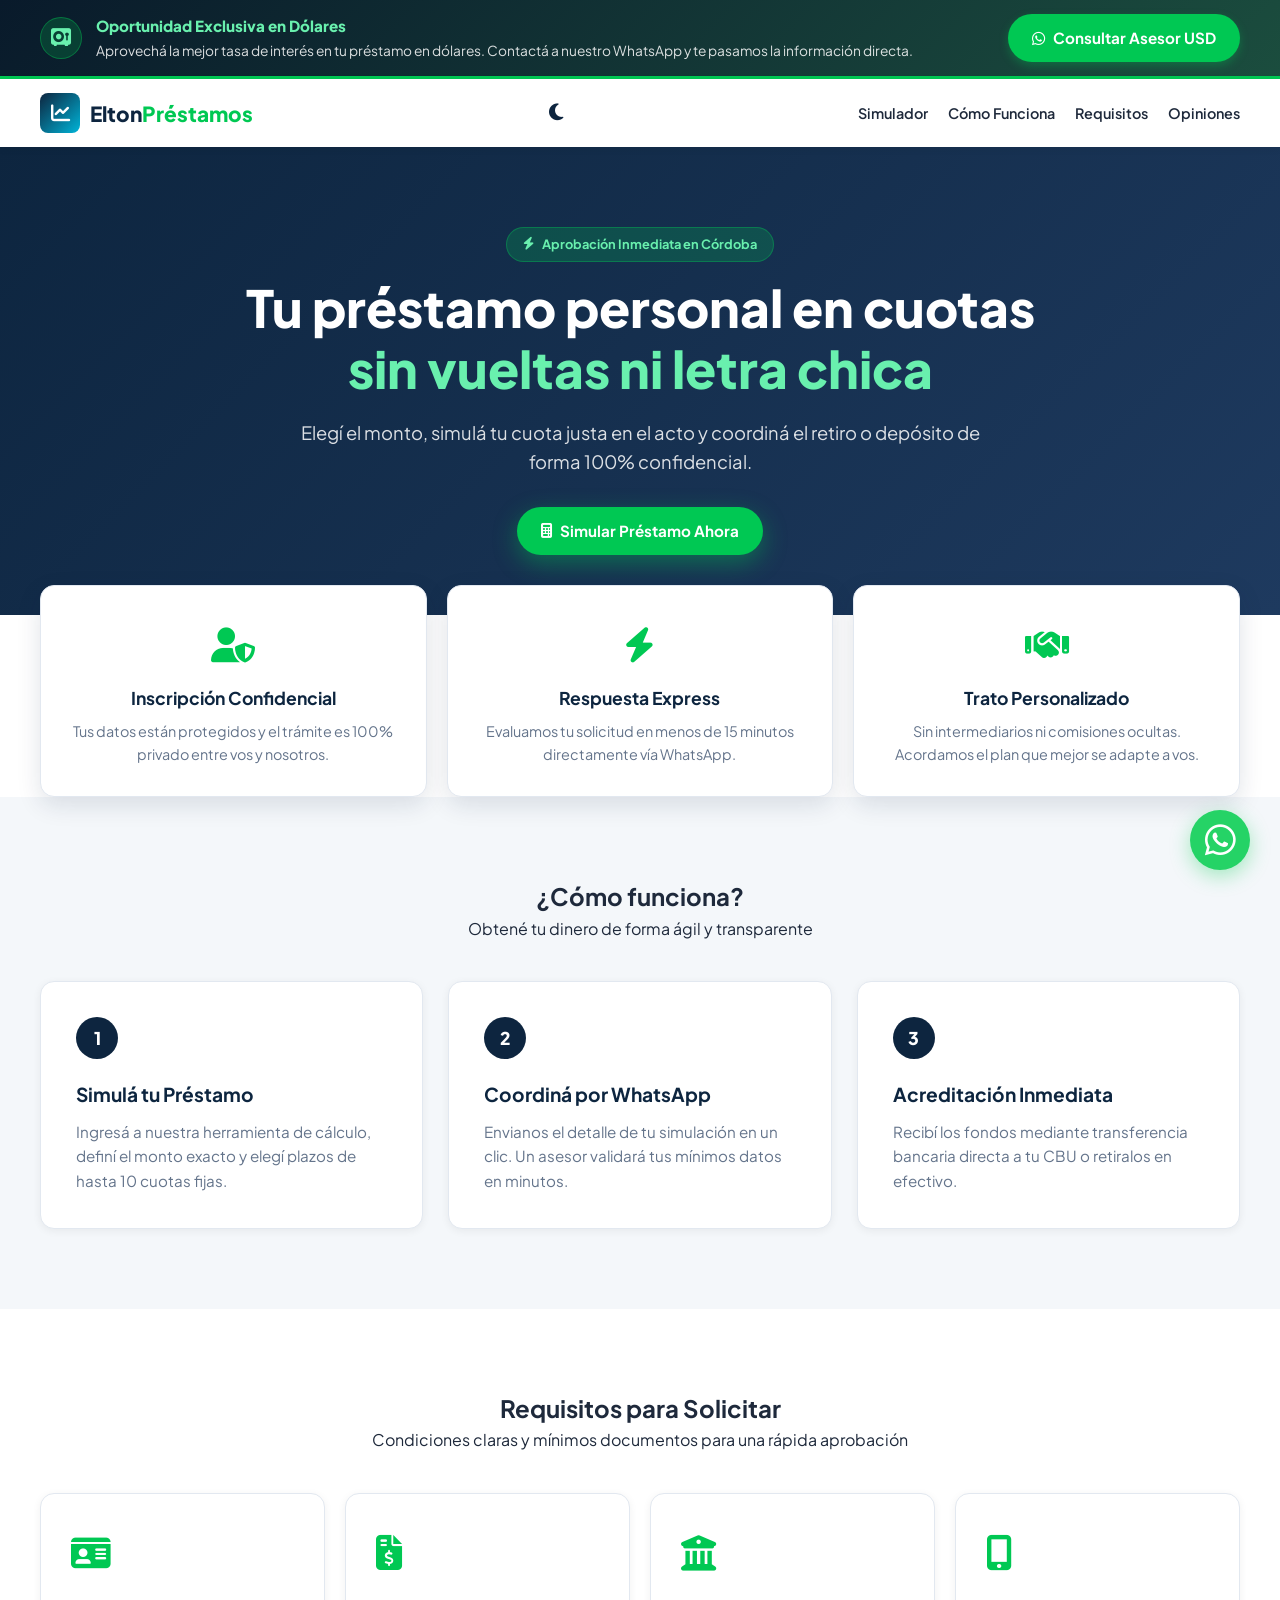
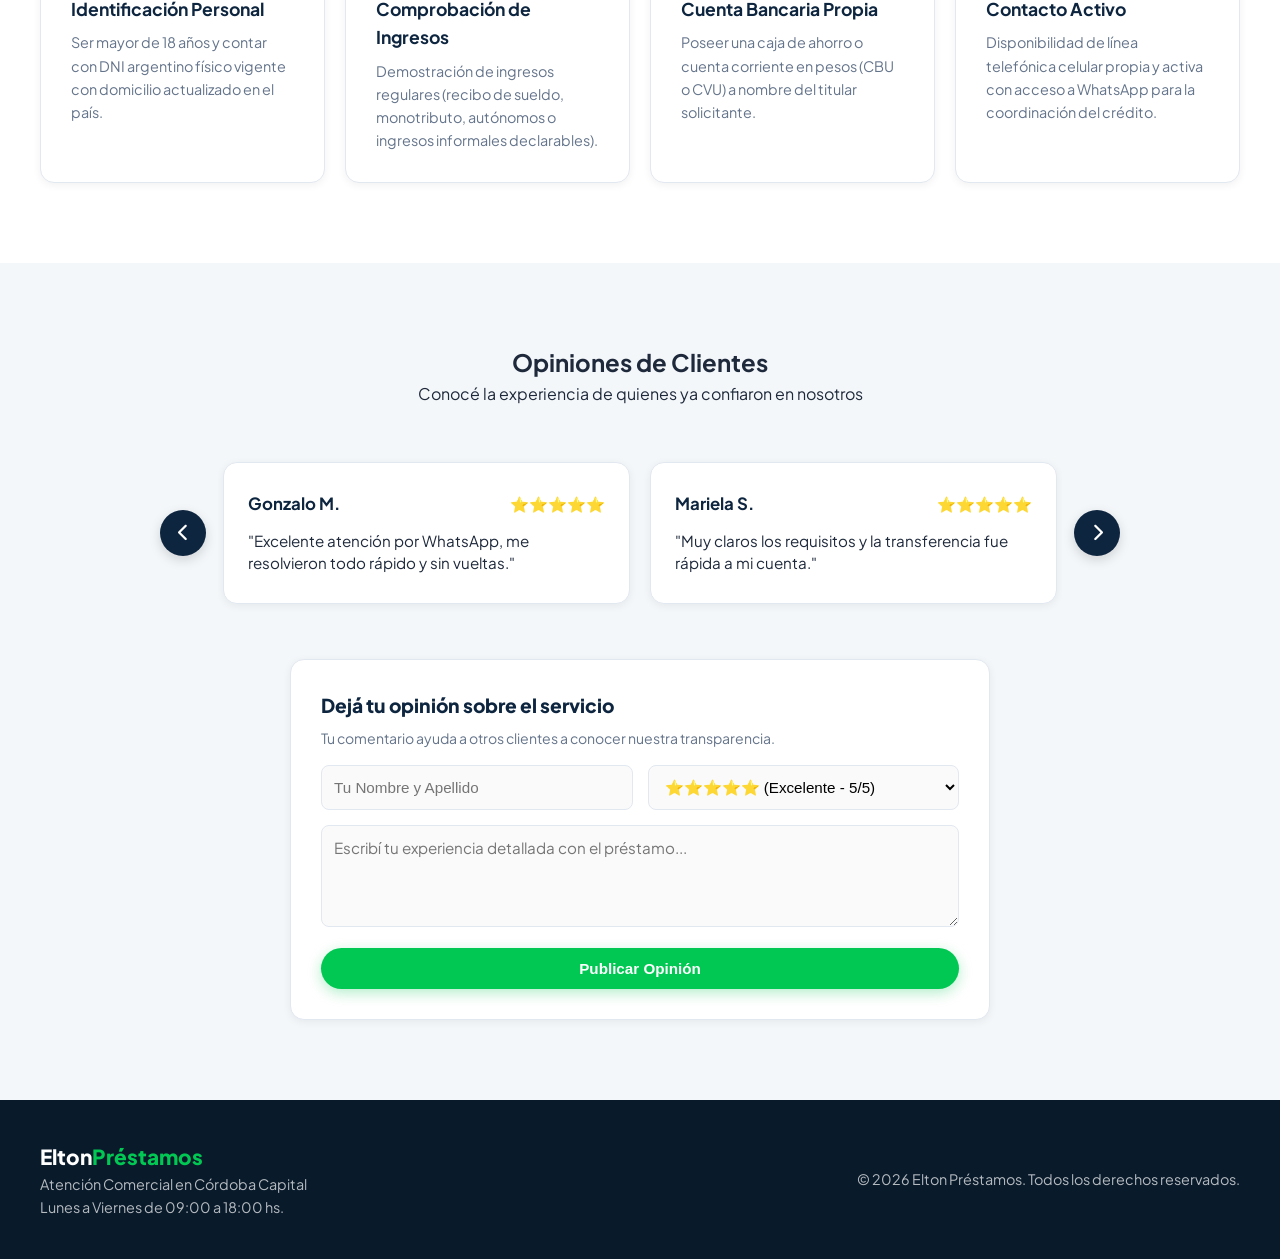
<file: index.html>
<!DOCTYPE html>
<html lang="es">
<head>
  <meta charset="UTF-8">
  <meta name="viewport" content="width=device-width, initial-scale=1.0">
  <title>Elton Préstamos | Tu Préstamo Personal en Cuotas en Córdoba</title>
  <link rel="preconnect" href="https://fonts.googleapis.com">
  <link href="https://fonts.googleapis.com/css2?family=Plus+Jakarta+Sans:wght@400;500;600;700;800&family=IBM+Plex+Mono:wght@400;500;600&display=swap" rel="stylesheet">
  <link rel="stylesheet" href="https://cdnjs.cloudflare.com/ajax/libs/font-awesome/6.4.0/css/all.min.css">
  <link rel="stylesheet" href="styles.css">
</head>
<body>

  <!-- ALERTA PROFESIONAL SUPERIOR -->
  <div class="top-alert-professional">
    <div class="container flex-between wrap-mobile">
      <div class="alert-content-box">
        <div class="alert-icon-badge"><i class="fa-solid fa-vault"></i></div>
        <div class="alert-text-group">
          <span class="alert-title">Oportunidad Exclusiva en Dólares</span>
          <p>Aprovechá la mejor tasa de interés en tu préstamo en dólares. Contactá a nuestro WhatsApp y te pasamos la información directa.</p>
        </div>
      </div>
      <a href="https://wa.me/5493510000000?text=Hola!%20Quiero%20información%20directa%20sobre%20los%20préstamos%20en%20dólares" target="_blank" class="btn btn-alert-action">
        <i class="fa-brands fa-whatsapp"></i> Consultar Asesor USD
      </a>
    </div>
  </div>

  <!-- NAVBAR -->
  <header class="navbar" id="navbar">
    <div class="container flex-between">
      <a href="index.html" class="logo">
        <div class="logo-icon"><i class="fa-solid fa-chart-line"></i></div>
        <div class="logo-text">Elton<span>Préstamos</span></div>
      </a>
      
      <div class="nav-actions">
        <button id="themeToggle" class="theme-toggle-btn" aria-label="Cambiar tema">
          <i class="fa-solid fa-moon" id="themeIcon"></i>
        </button>

        <button class="menu-toggle" id="menu-toggle" aria-label="Abrir Menú">
          <i class="fa-solid fa-bars" id="menuIcon"></i>
        </button>
      </div>

      <nav class="nav-menu" id="nav-menu">
        <button class="menu-close-btn" id="menu-close-btn" aria-label="Cerrar Menú">
          <i class="fa-solid fa-xmark"></i>
        </button>
        <a href="simulador.html" class="nav-link">Simulador</a>
        <a href="#como-funciona" class="nav-link">Cómo Funciona</a>
        <a href="#requisitos" class="nav-link">Requisitos</a>
        <a href="#testimonios" class="nav-link">Opiniones</a>
      </nav>
    </div>
  </header>

  <!-- HERO PRINCIPAL -->
  <section class="hero-direct">
    <div class="container text-center">
      <span class="badge"><i class="fa-solid fa-bolt"></i> Aprobación Inmediata en Córdoba</span>
      <h1 class="hero-title">Tu préstamo personal en cuotas<br><span class="highlight">sin vueltas ni letra chica</span></h1>
      <p class="hero-subtitle">Elegí el monto, simulá tu cuota justa en el acto y coordiná el retiro o depósito de forma 100% confidencial.</p>
      
      <div class="hero-cta-box">
        <a href="simulador.html" class="btn btn-primary-simular">
          <i class="fa-solid fa-calculator"></i> Simular Préstamo Ahora
        </a>
      </div>
    </div>
  </section>

  <!-- GARANTÍAS Y RESPALDO -->
  <section class="section-features">
    <div class="container">
      <div class="features-grid">
        <div class="feature-card">
          <div class="feature-icon"><i class="fa-solid fa-user-shield"></i></div>
          <h3>Inscripción Confidencial</h3>
          <p>Tus datos están protegidos y el trámite es 100% privado entre vos y nosotros.</p>
        </div>
        <div class="feature-card">
          <div class="feature-icon"><i class="fa-solid fa-bolt"></i></div>
          <h3>Respuesta Express</h3>
          <p>Evaluamos tu solicitud en menos de 15 minutos directamente vía WhatsApp.</p>
        </div>
        <div class="feature-card">
          <div class="feature-icon"><i class="fa-solid fa-handshake"></i></div>
          <h3>Trato Personalizado</h3>
          <p>Sin intermediarios ni comisiones ocultas. Acordamos el plan que mejor se adapte a vos.</p>
        </div>
      </div>
    </div>
  </section>

  <!-- PASO A PASO: CÓMO FUNCIONA -->
  <section id="como-funciona" class="section bg-light">
    <div class="container">
      <div class="section-title text-center">
        <h2>¿Cómo funciona?</h2>
        <p>Obtené tu dinero de forma ágil y transparente</p>
      </div>

      <div class="steps-grid wide-grid">
        <div class="step-card">
          <div class="step-number">1</div>
          <h3>Simulá tu Préstamo</h3>
          <p>Ingresá a nuestra herramienta de cálculo, definí el monto exacto y elegí plazos de hasta 10 cuotas fijas.</p>
        </div>
        <div class="step-card">
          <div class="step-number">2</div>
          <h3>Coordiná por WhatsApp</h3>
          <p>Envianos el detalle de tu simulación en un clic. Un asesor validará tus mínimos datos en minutos.</p>
        </div>
        <div class="step-card">
          <div class="step-number">3</div>
          <h3>Acreditación Inmediata</h3>
          <p>Recibí los fondos mediante transferencia bancaria directa a tu CBU o retiralos en efectivo.</p>
        </div>
      </div>
    </div>
  </section>

  <!-- REQUISITOS PARA SOLICITAR -->
  <section id="requisitos" class="section">
    <div class="container">
      <div class="section-title text-center">
        <h2>Requisitos para Solicitar</h2>
        <p>Condiciones claras y mínimos documentos para una rápida aprobación</p>
      </div>

      <div class="requisitos-grid-expanded">
        <div class="req-box">
          <div class="req-icon"><i class="fa-solid fa-id-card"></i></div>
          <h4>Identificación Personal</h4>
          <p>Ser mayor de 18 años y contar con DNI argentino físico vigente con domicilio actualizado en el país.</p>
        </div>
        <div class="req-box">
          <div class="req-icon"><i class="fa-solid fa-file-invoice-dollar"></i></div>
          <h4>Comprobación de Ingresos</h4>
          <p>Demostración de ingresos regulares (recibo de sueldo, monotributo, autónomos o ingresos informales declarables).</p>
        </div>
        <div class="req-box">
          <div class="req-icon"><i class="fa-solid fa-building-columns"></i></div>
          <h4>Cuenta Bancaria Propia</h4>
          <p>Poseer una caja de ahorro o cuenta corriente en pesos (CBU o CVU) a nombre del titular solicitante.</p>
        </div>
        <div class="req-box">
          <div class="req-icon"><i class="fa-solid fa-mobile-screen-button"></i></div>
          <h4>Contacto Activo</h4>
          <p>Disponibilidad de línea telefónica celular propia y activa con acceso a WhatsApp para la coordinación del crédito.</p>
        </div>
      </div>
    </div>
  </section>

  <!-- OPINIONES DE CLIENTES EN CARRUSEL REESTRUCTURADO -->
  <section id="testimonios" class="section bg-light">
    <div class="container">
      <div class="section-title text-center">
        <h2>Opiniones de Clientes</h2>
        <p>Conocé la experiencia de quienes ya confiaron en nosotros</p>
      </div>

      <!-- Carrusel Corregido con Espacio de Resguardo -->
      <div class="carousel-container">
        <button class="carousel-btn prev-btn" onclick="moverCarrusel(-1)" aria-label="Anterior">
          <i class="fa-solid fa-chevron-left"></i>
        </button>

        <div class="carousel-track-wrapper">
          <div class="carousel-track" id="carouselTrack">
            <!-- Rellenado por JS -->
          </div>
        </div>

        <button class="carousel-btn next-btn" onclick="moverCarrusel(1)" aria-label="Siguiente">
          <i class="fa-solid fa-chevron-right"></i>
        </button>
      </div>

      <!-- Formulario Ampliado de Opinión -->
      <div class="add-testimonial-card-expanded">
        <h3>Dejá tu opinión sobre el servicio</h3>
        <p style="font-size: 0.88rem; color: var(--text-muted); margin-bottom: 15px;">Tu comentario ayuda a otros clientes a conocer nuestra transparencia.</p>
        <form id="formTestimonio" onsubmit="agregarTestimonio(event)">
          <div class="form-group-inline">
            <input type="text" id="tNombre" placeholder="Tu Nombre y Apellido" required>
            <select id="tPuntaje" required>
              <option value="5">⭐⭐⭐⭐⭐ (Excelente - 5/5)</option>
              <option value="4">⭐⭐⭐⭐ (Muy Bueno - 4/5)</option>
              <option value="3">⭐⭐⭐ (Bueno - 3/5)</option>
            </select>
          </div>
          <div class="form-group" style="margin-top: 15px;">
            <textarea id="tComentario" rows="4" placeholder="Escribí tu experiencia detallada con el préstamo..." required></textarea>
          </div>
          <button type="submit" class="btn btn-secondary btn-publicar-opinion">Publicar Opinión</button>
        </form>
      </div>
    </div>
  </section>

  <!-- FOOTER -->
  <footer class="footer">
    <div class="container flex-between wrap-mobile">
      <div class="footer-info">
        <div class="logo-text text-white">Elton<span>Préstamos</span></div>
        <p>Atención Comercial en Córdoba Capital<br>Lunes a Viernes de 09:00 a 18:00 hs.</p>
      </div>
      <div class="footer-links">
        <p>&copy; 2026 Elton Préstamos. Todos los derechos reservados.</p>
      </div>
    </div>
  </footer>

  <a href="https://wa.me/5493510000000?text=Hola!%20Tengo%20una%20consulta%20sobre%20los%20préstamos" target="_blank" class="floating-whatsapp" aria-label="WhatsApp">
    <i class="fa-brands fa-whatsapp"></i>
  </a>

  <script src="script.js"></script>
</body>
</html>
</file>
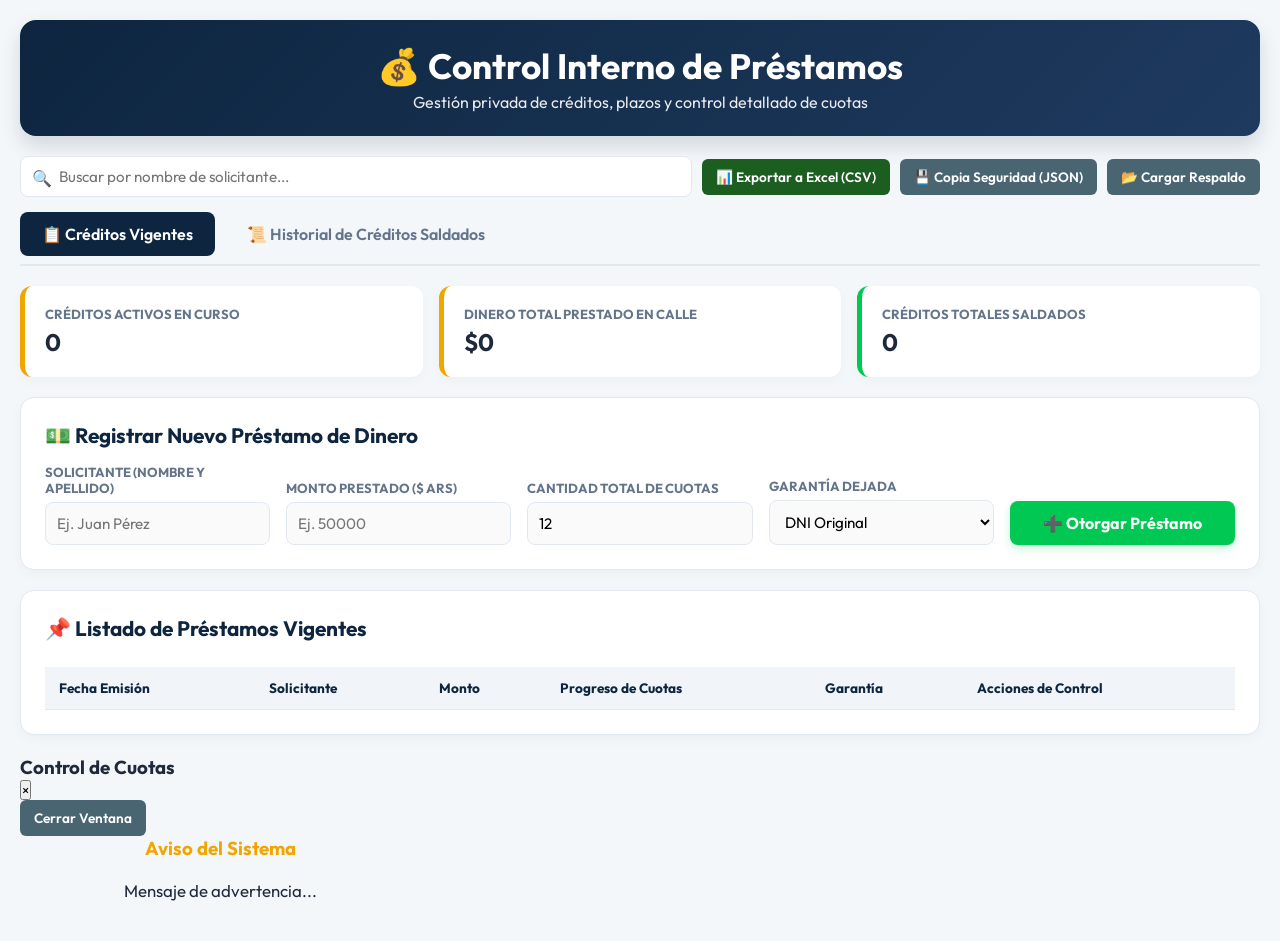
<file: gestion.html>
<!DOCTYPE html>
<html lang="es">
<head>
  <meta charset="UTF-8">
  <meta name="viewport" content="width=device-width, initial-scale=1.0">
  <title>Control Interno de Préstamos</title>
  <link rel="preconnect" href="https://fonts.googleapis.com">
  <link rel="preconnect" href="https://fonts.gstatic.com" crossorigin>
  <link href="https://fonts.googleapis.com/css2?family=Outfit:wght@300;400;500;600;700&display=swap" rel="stylesheet">
  <link rel="stylesheet" href="stylegestion.css">
</head>
<body>

  <header>
    <h1>💰 Control Interno de Préstamos</h1>
    <p>Gestión privada de créditos, plazos y control detallado de cuotas</p>
  </header>

  <!-- Barra Superior: Buscador y Respaldos -->
  <div class="top-bar">
    <div class="search-box">
      <span class="search-icon">🔍</span>
      <input type="text" id="searchInput" placeholder="Buscar por nombre de solicitante..." onkeyup="renderAll()">
    </div>
    <div class="backup-bar">
      <button class="btn-backup btn-excel" onclick="exportarExcelCSV()">📊 Exportar a Excel (CSV)</button>
      <button class="btn-backup" onclick="exportarDatosJSON()">💾 Copia Seguridad (JSON)</button>
      <button class="btn-backup" onclick="document.getElementById('importFile').click()">📂 Cargar Respaldo</button>
      <input type="file" id="importFile" accept=".json" style="display:none;" onchange="importarDatosJSON(event)">
    </div>
  </div>

  <div class="tabs">
    <button class="tab-btn active" onclick="showTab('prestamos', event)">📋 Créditos Vigentes</button>
    <button class="tab-btn" onclick="showTab('historial', event)">📜 Historial de Créditos Saldados</button>
  </div>

  <!-- PESTAÑA 1: PRÉSTAMOS ACTIVOS -->
  <div id="tab-prestamos" class="tab-content active">
    <div class="summary-grid">
      <div class="summary-card">
        <p>CRÉDITOS ACTIVOS EN CURSO</p>
        <h3 id="count-activos">0</h3>
      </div>
      <div class="summary-card">
        <p>DINERO TOTAL PRESTADO EN CALLE</p>
        <h3 id="monto-calle">$0</h3>
      </div>
      <div class="summary-card completados">
        <p>CRÉDITOS TOTALES SALDADOS</p>
        <h3 id="count-devueltos">0</h3>
      </div>
    </div>

    <div class="card">
      <h2>💵 Registrar Nuevo Préstamo de Dinero</h2>
      <form id="form-prestamo" onsubmit="registrarPrestamo(event)">
        <div class="form-grid">
          <div class="form-group">
            <label>Solicitante (Nombre y Apellido)</label>
            <input type="text" id="p-receptor" placeholder="Ej. Juan Pérez" required>
          </div>
          <div class="form-group">
            <label>Monto Prestado ($ ARS)</label>
            <input type="number" id="p-monto" placeholder="Ej. 50000" min="1" step="any" required>
          </div>
          <div class="form-group">
            <label>Cantidad Total de Cuotas</label>
            <input type="number" id="p-cuotas" placeholder="Ej. 12" min="1" value="12" required>
          </div>
          <div class="form-group">
            <label>Garantía Dejada</label>
            <select id="p-documento" required>
              <option value="DNI Original">DNI Original</option>
              <option value="Credencial / Carnet">Credencial / Carnet</option>
              <option value="Prenda / Objeto de valor">Prenda / Objeto de valor</option>
              <option value="Firma de Pagaré">Firma de Pagaré</option>
              <option value="Sin Garantía / Confianza">Sin Garantía / Confianza</option>
            </select>
          </div>
          <div class="form-group">
            <button type="submit" class="btn">➕ Otorgar Préstamo</button>
          </div>
        </div>
      </form>
    </div>

    <div class="card">
      <h2>📌 Listado de Préstamos Vigentes</h2>
      <div class="table-container">
        <table>
          <thead>
            <tr>
              <th>Fecha Emisión</th>
              <th>Solicitante</th>
              <th>Monto</th>
              <th>Progreso de Cuotas</th>
              <th>Garantía</th>
              <th>Acciones de Control</th>
            </tr>
          </thead>
          <tbody id="tabla-activos"></tbody>
        </table>
      </div>
    </div>
  </div>

  <!-- PESTAÑA 2: HISTORIAL -->
  <div id="tab-historial" class="tab-content">
    <div class="card">
      <h2>📜 Historial de Créditos Completados y Saldados</h2>
      <div class="table-container">
        <table>
          <thead>
            <tr>
              <th>Fecha Emisión</th>
              <th>Fecha Cancelación</th>
              <th>Solicitante</th>
              <th>Monto Original</th>
              <th>Garantía Devuelta</th>
              <th>Estado</th>
            </tr>
          </thead>
          <tbody id="tabla-historial"></tbody>
        </table>
      </div>
    </div>
  </div>

  <!-- MODAL PERSONALIZADO PARA CONTROL DE CUOTAS -->
  <div id="modalCuotas" class="custom-modal">
    <div class="modal-content">
      <div class="modal-header">
        <h3 id="modalTitle">Control de Cuotas</h3>
        <button class="close-btn" onclick="cerrarModalCuotas()">&times;</button>
      </div>
      <div class="modal-body" id="modalCuotasBody">
        <!-- Se rellena dinámicamente -->
      </div>
      <div class="modal-footer">
        <button class="btn-backup" onclick="cerrarModalCuotas()">Cerrar Ventana</button>
      </div>
    </div>
  </div>

  <!-- MODAL DE NOTIFICACIONES / ADVERTENCIAS PERSONALIZADAS -->
  <div id="modalAlerta" class="custom-modal">
    <div class="modal-content" style="max-width: 400px; text-align: center;">
      <div class="modal-header" style="justify-content: center;">
        <h3 id="alertaTitulo" style="color: var(--warning);">Aviso del Sistema</h3>
      </div>
      <div class="modal-body" style="padding: 20px 0; font-size: 1.05rem;" id="alertaTexto">
        Mensaje de advertencia...
      </div>
      <div class="modal-footer" style="justify-content: center; gap: 10px;" id="alertaBotones">
        <!-- Botones dinámicos -->
      </div>
    </div>
  </div>

  <script src="script.js"></script>
</body>
</html>
</file>
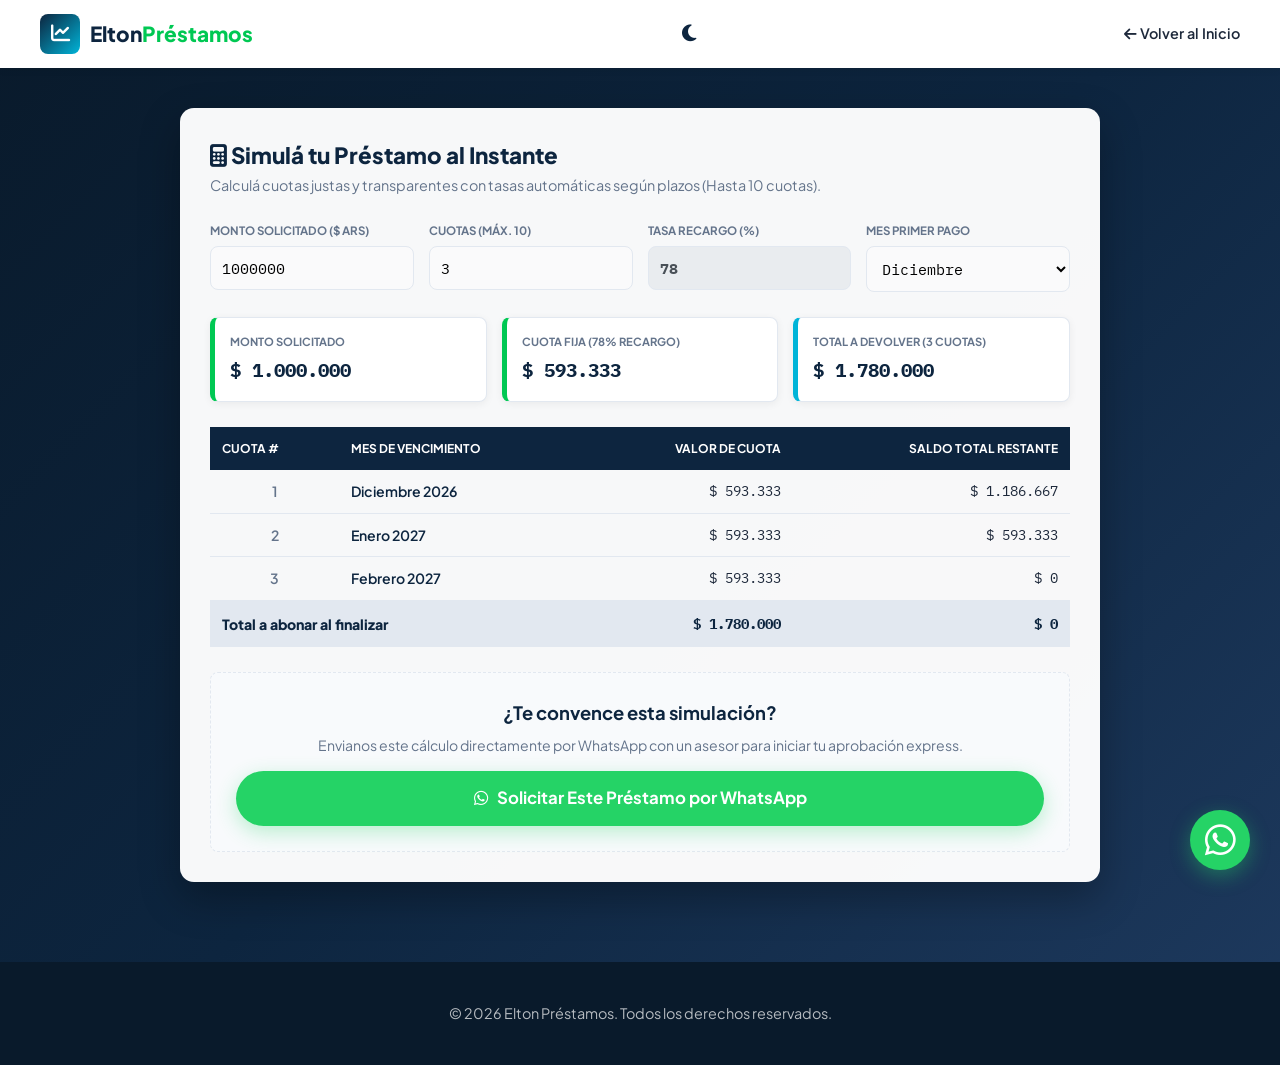
<file: simulador.html>
<!DOCTYPE html>
<html lang="es">
<head>
  <meta charset="UTF-8">
  <meta name="viewport" content="width=device-width, initial-scale=1.0">
  <title>Simulador de Préstamos | Elton Préstamos</title>
  <link rel="preconnect" href="https://fonts.googleapis.com">
  <link href="https://fonts.googleapis.com/css2?family=Plus+Jakarta+Sans:wght@400;500;600;700;800&family=IBM+Plex+Mono:wght@400;500;600&display=swap" rel="stylesheet">
  <link rel="stylesheet" href="https://cdnjs.cloudflare.com/ajax/libs/font-awesome/6.4.0/css/all.min.css">
  <link rel="stylesheet" href="styles.css">
</head>
<body class="simulador-page-bg">

  <header class="navbar" id="navbar">
    <div class="container flex-between">
      <a href="index.html" class="logo">
        <div class="logo-icon"><i class="fa-solid fa-chart-line"></i></div>
        <div class="logo-text">Elton<span>Préstamos</span></div>
      </a>
      
      <div class="nav-actions">
        <button id="themeToggle" class="theme-toggle-btn" aria-label="Cambiar tema">
          <i class="fa-solid fa-moon" id="themeIcon"></i>
        </button>

        <button class="menu-toggle" id="menu-toggle" aria-label="Abrir Menú">
          <i class="fa-solid fa-bars" id="menuIcon"></i>
        </button>
      </div>

      <nav class="nav-menu" id="nav-menu">
        <button class="menu-close-btn" id="menu-close-btn" aria-label="Cerrar Menú">
          <i class="fa-solid fa-xmark"></i>
        </button>
        <a href="index.html" class="nav-link"><i class="fa-solid fa-arrow-left"></i> Volver al Inicio</a>
      </nav>
    </div>
  </header>

  <section class="section-simulador" style="padding-top: 40px;">
    <div class="container" style="max-width: 960px;">
      
      <div class="card-simulador-box">
        <div class="simulador-header">
          <h2><i class="fa-solid fa-calculator"></i> Simulá tu Préstamo al Instante</h2>
          <p>Calculá cuotas justas y transparentes con tasas automáticas según plazos (Hasta 10 cuotas).</p>
        </div>

        <div class="grid-form">
          <div class="form-group">
            <label for="monto">Monto Solicitado ($ ARS)</label>
            <input type="number" id="monto" value="1000000" step="10000" min="50000">
          </div>

          <div class="form-group">
            <label for="cuotas">Cuotas (Máx. 10)</label>
            <input type="number" id="cuotas" value="3" min="1" max="10" step="1">
          </div>

          <div class="form-group">
            <label for="tasa">Tasa Recargo (%)</label>
            <input type="number" id="tasa" value="78" readonly class="input-readonly">
          </div>

          <div class="form-group">
            <label for="mesInicio">Mes Primer Pago</label>
            <select id="mesInicio"></select>
          </div>
        </div>

        <!-- TARJETAS DE RESUMEN -->
        <div class="summary-cards-grid" id="summary"></div>

        <!-- TABLA DETALLADA -->
        <div class="table-wrap-container">
          <div id="tablaContenedor"></div>
        </div>

        <!-- BOTÓN WHATSAPP DEL ASESOR -->
        <div class="cta-simulador-whatsapp">
          <h3>¿Te convence esta simulación?</h3>
          <p>Envianos este cálculo directamente por WhatsApp con un asesor para iniciar tu aprobación express.</p>
          <a id="btnEnviarWhatsappSimulacion" href="#" target="_blank" class="btn btn-whatsapp-lg">
            <i class="fa-brands fa-whatsapp"></i> Solicitar Este Préstamo por WhatsApp
          </a>
        </div>
      </div>

    </div>
  </section>

  <footer class="footer">
    <div class="container text-center">
      <p>&copy; 2026 Elton Préstamos. Todos los derechos reservados.</p>
    </div>
  </footer>

  <a href="https://wa.me/5493510000000?text=Hola!%20Quiero%20consultar%20sobre%20el%20simulador" target="_blank" class="floating-whatsapp" aria-label="WhatsApp">
    <i class="fa-brands fa-whatsapp"></i>
  </a>

  <script src="script.js"></script>
</body>
</html>
</file>
<file: styles.css>
:root {
  --primary-color: #0d253f;
  --primary-light: #1e3a5f;
  --secondary-color: #00c853;
  --secondary-hover: #00a843;
  --accent-color: #00b4d8;
  --dark-bg: #091a2b;
  --light-bg: #f4f7fa;
  --white: #ffffff;
  --text-primary: #1e293b;
  --text-muted: #64748b;
  --border-color: #e2e8f0;
  --shadow-sm: 0 2px 8px rgba(0,0,0,0.06);
  --shadow-md: 0 8px 24px rgba(13, 37, 63, 0.12);
  --radius-sm: 8px;
  --radius-md: 14px;
  --transition: all 0.3s ease;
}

* { margin: 0; padding: 0; box-sizing: border-box; }
html { scroll-behavior: smooth; font-size: 16px; }
body { font-family: 'Plus Jakarta Sans', sans-serif; color: var(--text-primary); background-color: var(--white); line-height: 1.6; }
.container { width: 100%; max-width: 1240px; margin: 0 auto; padding: 0 20px; }
.flex-between { display: flex; justify-content: space-between; align-items: center; }
.section { padding: 80px 0; }
.bg-light { background-color: var(--light-bg); }
.text-center { text-align: center; }

/* Alerta Superior */
.top-alert-professional {
  background: linear-gradient(135deg, #091a2b, #1b4d3e);
  color: #ffffff;
  padding: 14px 0;
  border-bottom: 3px solid #00c853;
  box-shadow: 0 4px 12px rgba(0,0,0,0.15);
}
.alert-content-box { display: flex; align-items: center; gap: 14px; }
.alert-icon-badge {
  width: 42px; height: 42px; background: rgba(0, 200, 83, 0.2); border: 1px solid rgba(0, 200, 83, 0.4);
  border-radius: 50%; display: flex; align-items: center; justify-content: center; color: #69f0ae; font-size: 1.1rem; flex-shrink: 0;
}
.alert-text-group .alert-title { font-weight: 800; font-size: 0.95rem; color: #69f0ae; display: block; margin-bottom: 2px; }
.alert-text-group p { font-size: 0.86rem; color: rgba(255,255,255,0.85); margin: 0; }
.btn-alert-action {
  background: #00c853; color: #fff; padding: 8px 16px; font-size: 0.85rem;
  border-radius: 20px; text-decoration: none; font-weight: 700; white-space: nowrap; box-shadow: 0 4px 10px rgba(0,200,83,0.3);
}
.btn-alert-action:hover { background: #00a843; }

/* Navbar */
.navbar { background: var(--white); position: sticky; top: 0; z-index: 1000; box-shadow: var(--shadow-sm); padding: 14px 0; }
.logo { display: flex; align-items: center; text-decoration: none; gap: 10px; }
.logo-icon { width: 40px; height: 40px; background: linear-gradient(135deg, var(--primary-color), var(--accent-color)); border-radius: var(--radius-sm); display: flex; align-items: center; justify-content: center; color: var(--white); font-size: 1.2rem; }
.logo-text { font-size: 1.3rem; font-weight: 800; color: var(--primary-color); }
.logo-text span { color: var(--secondary-color); }
.text-white { color: #fff !important; }

.nav-actions { display: flex; align-items: center; gap: 12px; }
.nav-menu { display: flex; align-items: center; gap: 20px; }
.nav-link { text-decoration: none; color: var(--text-primary); font-weight: 600; font-size: 0.9rem; transition: var(--transition); }
.nav-link:hover { color: var(--secondary-color); }

.theme-toggle-btn { background: none; border: none; font-size: 1.2rem; cursor: pointer; color: var(--primary-color); padding: 6px 10px; border-radius: 50%; transition: all 0.2s; }
.menu-toggle { display: none; background: none; border: none; font-size: 1.5rem; color: var(--primary-color); cursor: pointer; padding: 4px; }
.menu-close-btn { display: none; background: none; border: none; font-size: 1.6rem; color: var(--primary-color); cursor: pointer; align-self: flex-end; margin-bottom: 10px; }

/* Hero Directo */
.hero-direct { padding: 80px 0 60px; background: linear-gradient(135deg, #0d253f 0%, #1e3a5f 100%); color: #fff; text-align: center; }
.hero-title { font-size: clamp(2rem, 4vw, 3.2rem); font-weight: 800; margin-bottom: 18px; line-height: 1.2; }
.hero-title .highlight { color: #69f0ae; }
.hero-subtitle { font-size: 1.15rem; color: rgba(255,255,255,0.85); max-width: 700px; margin: 0 auto 30px; }
.badge { display: inline-flex; align-items: center; gap: 8px; background: rgba(0, 200, 83, 0.22); color: #69f0ae; padding: 6px 16px; border-radius: 50px; font-weight: 700; font-size: 0.8rem; margin-bottom: 15px; border: 1px solid rgba(0,200,83,0.35); }
.btn-primary-simular {
  background: #00c853; color: #fff; padding: 16px 36px; font-size: 1.15rem; border-radius: 50px;
  font-weight: 800; text-decoration: none; box-shadow: 0 8px 25px rgba(0,200,83,0.4); display: inline-flex; align-items: center; gap: 10px;
  transition: var(--transition);
}
.btn-primary-simular:hover { background: #00a843; transform: translateY(-3px); }

/* Features & Grids Ampliadas */
.features-grid { display: grid; grid-template-columns: repeat(auto-fit, minmax(260px, 1fr)); gap: 20px; margin-top: -30px; position: relative; z-index: 10; }
.feature-card { background: #fff; padding: 30px; border-radius: var(--radius-md); box-shadow: var(--shadow-md); border: 1px solid var(--border-color); text-align: center; }
.feature-icon { font-size: 2.2rem; color: var(--secondary-color); margin-bottom: 12px; }
.feature-card h3 { font-size: 1.1rem; color: var(--primary-color); margin-bottom: 8px; }
.feature-card p { font-size: 0.9rem; color: var(--text-muted); }

.wide-grid { display: grid; grid-template-columns: repeat(auto-fit, minmax(280px, 1fr)); gap: 25px; margin-top: 40px; }
.step-card { background: #fff; padding: 35px; border-radius: var(--radius-md); border: 1px solid var(--border-color); box-shadow: var(--shadow-sm); }
.step-number { width: 42px; height: 42px; background: var(--primary-color); color: #fff; font-weight: 800; border-radius: 50%; display: flex; align-items: center; justify-content: center; margin-bottom: 20px; font-size: 1.1rem; }
.step-card h3 { font-size: 1.2rem; color: var(--primary-color); margin-bottom: 10px; }
.step-card p { font-size: 0.95rem; color: var(--text-muted); }

.requisitos-grid-expanded { display: grid; grid-template-columns: repeat(auto-fit, minmax(240px, 1fr)); gap: 20px; margin-top: 40px; }
.req-box { background: #fff; padding: 30px; border-radius: var(--radius-md); border: 1px solid var(--border-color); box-shadow: var(--shadow-sm); transition: var(--transition); }
.req-box:hover { transform: translateY(-4px); box-shadow: var(--shadow-md); border-color: var(--secondary-color); }
.req-icon { font-size: 2.2rem; color: var(--secondary-color); margin-bottom: 15px; }
.req-box h4 { font-size: 1.1rem; color: var(--primary-color); margin-bottom: 8px; font-weight: 700; }
.req-box p { font-size: 0.9rem; color: var(--text-muted); }

/* =========================================================
   CARRUSEL DE TESTIMONIOS CORREGIDO (ESPACIO AMPLIO Y SIN CORTES)
   ========================================================= */
.carousel-container { 
  position: relative; 
  max-width: 980px; 
  margin: 40px auto 0; 
  display: flex; 
  align-items: center; 
  gap: 12px; 
  padding: 0 10px;
}

.carousel-track-wrapper { 
  overflow: hidden; 
  width: 100%; 
  border-radius: var(--radius-md); 
  padding: 15px 5px; 
}

.carousel-track { 
  display: flex; 
  transition: transform 0.4s ease-in-out; 
  gap: 20px; 
}

/* Tarjeta flexible con min-height e interior holgado */
.carousel-card { 
  flex: 0 0 calc(50% - 10px); 
  min-width: calc(50% - 10px); 
  background: #fff; 
  padding: 28px 24px; 
  border-radius: var(--radius-md); 
  border: 1px solid var(--border-color); 
  box-shadow: var(--shadow-sm); 
  box-sizing: border-box; 
  word-wrap: break-word; 
  overflow-wrap: break-word; 
  display: flex;
  flex-direction: column;
  justify-content: space-between;
  min-height: 140px;
}

@media (max-width: 768px) { 
  .carousel-card { 
    flex: 0 0 100%; 
    min-width: 100%; 
  } 
}

.carousel-card-header {
  display: flex;
  justify-content: space-between;
  align-items: center;
  margin-bottom: 12px;
  gap: 10px;
}

.carousel-card-header strong {
  font-size: 1.05rem;
  color: var(--primary-color);
}

.carousel-card-stars {
  color: #f0a500;
  font-size: 0.95rem;
  white-space: nowrap;
}

.carousel-card p {
  font-size: 0.95rem;
  line-height: 1.5;
  color: var(--text-primary);
  margin: 0;
}

.carousel-btn { 
  background: var(--primary-color); 
  color: #fff; 
  border: none; 
  width: 46px; 
  height: 46px; 
  border-radius: 50%; 
  cursor: pointer; 
  display: flex; 
  align-items: center; 
  justify-content: center; 
  font-size: 1.1rem; 
  transition: var(--transition); 
  flex-shrink: 0; 
  z-index: 10; 
  box-shadow: 0 4px 12px rgba(0,0,0,0.15);
}
.carousel-btn:hover { background: var(--secondary-color); }

.add-testimonial-card-expanded { background: #fff; padding: 30px; border-radius: var(--radius-md); border: 1px solid var(--border-color); box-shadow: var(--shadow-sm); max-width: 700px; margin: 40px auto 0; }
.add-testimonial-card-expanded h3 { font-size: 1.2rem; color: var(--primary-color); margin-bottom: 6px; font-weight: 800; }
.form-group-inline { display: flex; gap: 15px; }
@media (max-width: 600px) { .form-group-inline { flex-direction: column; gap: 10px; } }
.form-group-inline input, .form-group-inline select { flex: 1; padding: 12px; border: 1px solid var(--border-color); border-radius: var(--radius-sm); font-size: 0.95rem; background: #fafafb; }
textarea { width: 100%; padding: 12px; border: 1px solid var(--border-color); border-radius: var(--radius-sm); font-family: inherit; font-size: 0.95rem; resize: vertical; background: #fafafb; }
.btn-publicar-opinion { margin-top: 15px; width: 100%; padding: 14px; font-size: 1.05rem; }

/* Simulador UI */
.simulador-page-bg { background: linear-gradient(135deg, #091a2b 0%, #0d253f 50%, #1e3a5f 100%); min-height: 100vh; }
.section-simulador { padding: 40px 0 80px; }
.card-simulador-box { background: rgba(255, 255, 255, 0.97); border-radius: var(--radius-md); padding: 30px; box-shadow: 0 16px 40px rgba(0,0,0,0.3); }
.simulador-header { margin-bottom: 25px; }
.simulador-header h2 { color: var(--primary-color); font-size: 1.4rem; font-weight: 800; }
.simulador-header p { color: var(--text-muted); font-size: 0.9rem; }

.grid-form { display: grid; grid-template-columns: repeat(4, 1fr); gap: 15px; margin-bottom: 25px; }
@media (max-width: 900px) { .grid-form { grid-template-columns: repeat(2, 1fr); } }
@media (max-width: 550px) { .grid-form { grid-template-columns: 1fr; } }

.form-group label { display: block; font-size: 0.72rem; text-transform: uppercase; font-weight: 700; color: var(--text-muted); margin-bottom: 6px; white-space: nowrap; overflow: hidden; text-overflow: ellipsis; }
.form-group input, .form-group select { width: 100%; padding: 11px; font-family: 'IBM Plex Mono', monospace; font-size: 0.95rem; border: 1px solid var(--border-color); border-radius: var(--radius-sm); background: #fafafb; }
.input-readonly { background: #e9ecef !important; font-weight: bold; color: #495057; }

.summary-cards-grid { display: grid; grid-template-columns: repeat(auto-fit, minmax(200px, 1fr)); gap: 15px; margin-bottom: 25px; }
.client-card { background: var(--white); border: 1px solid var(--border-color); border-left: 5px solid var(--secondary-color); border-radius: var(--radius-sm); padding: 15px; box-shadow: var(--shadow-sm); }
.client-card .k { font-size: 0.7rem; text-transform: uppercase; color: var(--text-muted); font-weight: 700; }
.client-card .v { font-family: 'IBM Plex Mono', monospace; font-size: 1.2rem; font-weight: 800; color: var(--primary-color); margin-top: 4px; }

.table-wrap-container { overflow-x: auto; margin-bottom: 25px; }
table { width: 100%; border-collapse: collapse; font-size: 0.88rem; min-width: 500px; }
thead th { text-align: right; background: var(--primary-color); color: #fff; padding: 12px; font-size: 0.75rem; text-transform: uppercase; }
thead th:first-child, thead th:nth-child(2) { text-align: left; }
tbody td { padding: 10px 12px; text-align: right; font-family: 'IBM Plex Mono', monospace; border-bottom: 1px solid var(--border-color); color: var(--text-primary); }
tbody td:first-child { font-family: 'Plus Jakarta Sans', sans-serif; text-align: center; color: var(--text-muted); font-weight: 600; }
tbody td.mes { font-family: 'Plus Jakarta Sans', sans-serif; text-align: left; color: var(--primary-color); font-weight: 600; }
tfoot td { padding: 12px; text-align: right; font-family: 'IBM Plex Mono', monospace; font-weight: 800; background: #e2e8f0; color: var(--primary-color); }
tfoot td.mes { text-align: left; font-family: 'Plus Jakarta Sans', sans-serif; }

.cta-simulador-whatsapp { text-align: center; background: #f8fafc; padding: 25px; border-radius: var(--radius-sm); border: 1px dashed var(--border-color); }
.cta-simulador-whatsapp h3 { color: var(--primary-color); font-size: 1.15rem; margin-bottom: 6px; }
.cta-simulador-whatsapp p { font-size: 0.88rem; color: var(--text-muted); margin-bottom: 15px; }

/* Buttons & Footer */
.btn { display: inline-flex; align-items: center; justify-content: center; gap: 8px; padding: 12px 24px; border-radius: 50px; font-weight: 700; font-size: 0.95rem; text-decoration: none; cursor: pointer; border: none; transition: var(--transition); }
.btn-secondary { background: var(--secondary-color); color: var(--white); box-shadow: 0 4px 14px rgba(0, 200, 83, 0.3); }
.btn-secondary:hover { background: var(--secondary-hover); }
.btn-whatsapp-lg { background: #25d366; color: var(--white); font-size: 1.05rem; padding: 14px 28px; width: 100%; box-shadow: 0 6px 20px rgba(37,211,102,0.3); }
.btn-whatsapp-lg:hover { background: #1eb957; }

.footer { background: var(--dark-bg); color: rgba(255,255,255,0.7); padding: 40px 0; font-size: 0.9rem; }
.floating-whatsapp { position: fixed; bottom: 30px; right: 30px; width: 60px; height: 60px; background-color: #25d366; color: #fff; border-radius: 50%; display: flex; align-items: center; justify-content: center; font-size: 2.2rem; box-shadow: 0 6px 20px rgba(37, 211, 102, 0.4); z-index: 9999; text-decoration: none; transition: var(--transition); }
.floating-whatsapp:hover { transform: scale(1.1); }

/* =========================================================
   MENÚ HAMBURGUESA / CELULAR Y MODO OSCURO
   ========================================================= */
@media (max-width: 768px) {
  .menu-toggle { display: block; }
  .nav-menu { 
    display: none; 
    flex-direction: column; 
    position: fixed; 
    top: 0; right: 0; 
    width: 80%; max-width: 300px; height: 100vh; 
    background: var(--white); 
    padding: 30px 20px; 
    box-shadow: -5px 0 25px rgba(0,0,0,0.25); 
    z-index: 2000; 
  }
  .nav-menu.active { display: flex; }
  .menu-close-btn { display: block; }
  .wrap-mobile { flex-direction: column; text-align: center; gap: 10px; }
}

body.dark-mode { background-color: #091a2b !important; color: #f1f5f9 !important; }

/* Corrección de colores en Navbar y Tres Rayitas */
body.dark-mode .logo-text { color: #ffffff !important; }
body.dark-mode .logo-text span { color: var(--secondary-color) !important; }
body.dark-mode .menu-toggle { color: #ffffff !important; }
body.dark-mode .theme-toggle-btn { color: #ffca28 !important; }
body.dark-mode .menu-close-btn { color: #ffffff !important; }

/* Contenedores en modo oscuro */
body.dark-mode .navbar, 
body.dark-mode .card-simulador-box, 
body.dark-mode .feature-card,
body.dark-mode .step-card,
body.dark-mode .req-box,
body.dark-mode .carousel-card,
body.dark-mode .add-testimonial-card-expanded { 
  background-color: #0d253f !important; 
  color: #ffffff !important; 
  border-color: #1e3a5f !important; 
}

body.dark-mode .nav-menu { background-color: #0d253f !important; }

/* Forzar textos blancos */
body.dark-mode .feature-card h3,
body.dark-mode .step-card h3,
body.dark-mode .req-box h4,
body.dark-mode .carousel-card-header strong,
body.dark-mode .add-testimonial-card-expanded h3,
body.dark-mode .simulador-header h2,
body.dark-mode .cta-simulador-whatsapp h3,
body.dark-mode h2, body.dark-mode h3, body.dark-mode h4 { 
  color: #ffffff !important; 
}

body.dark-mode .feature-card p,
body.dark-mode .step-card p,
body.dark-mode .req-box p,
body.dark-mode .carousel-card p,
body.dark-mode .simulador-header p,
body.dark-mode .cta-simulador-whatsapp p,
body.dark-mode .section-title p { 
  color: #cbd5e1 !important; 
}

/* Tabla del simulador */
body.dark-mode tbody td { color: #f1f5f9 !important; border-bottom-color: #1e3a5f !important; }
body.dark-mode tbody td.mes { color: #69f0ae !important; }
body.dark-mode tbody td:first-child { color: #94a3b8 !important; }
body.dark-mode tfoot td { background: #1e3a5f !important; color: #ffffff !important; }

/* Pasos */
body.dark-mode .step-number {
  background-color: #1e3a5f !important;
  color: #69f0ae !important;
  border: 1px solid #2c4d75 !important;
}

/* Inputs y Selects */
body.dark-mode .bg-light { background-color: #061321 !important; }
body.dark-mode input, body.dark-mode select, body.dark-mode textarea { 
  background-color: #1e3a5f !important; 
  color: #ffffff !important; 
  border-color: #2c4d75 !important; 
}
body.dark-mode .cta-simulador-whatsapp { 
  background: #061321 !important; 
  border-color: #1e3a5f !important; 
}

body.dark-mode .nav-link { color: #f1f5f9 !important; }
body.dark-mode .nav-link:hover { color: var(--secondary-color) !important; }
</file>
<file: stylegestion.css>
:root {
  --primary: #0d253f;
  --primary-light: #1e3a5f;
  --accent: #00c853;
  --bg-color: #f4f7fa;
  --card-bg: #ffffff;
  --text-dark: #1e293b;
  --text-muted: #64748b;
  --border-color: #e2e8f0;
  --danger: #d9534f;
  --warning: #f0a500;
  --secondary: #4a6572;
}

* { box-sizing: border-box; margin: 0; padding: 0; font-family: 'Outfit', sans-serif; }
body { background-color: var(--bg-color); color: var(--text-dark); padding: 20px; max-width: 1350px; margin: 0 auto; }

header {
  background: linear-gradient(135deg, var(--primary), var(--primary-light));
  color: white; padding: 24px; border-radius: 16px; text-align: center;
  box-shadow: 0 10px 20px rgba(13, 37, 63, 0.15); margin-bottom: 20px;
}
header h1 { font-weight: 700; font-size: 2.2rem; }
header p { opacity: 0.9; font-size: 1rem; margin-top: 4px; }

.top-bar {
  display: flex; justify-content: space-between; align-items: center; margin-bottom: 15px; flex-wrap: wrap; gap: 10px;
}

.search-box {
  flex: 1; min-width: 250px; position: relative;
}
.search-box input {
  width: 100%; padding: 10px 14px 10px 38px; border: 1px solid var(--border-color); border-radius: 8px; background: white; font-size: 0.95rem;
}
.search-icon { position: absolute; left: 12px; top: 12px; color: var(--text-muted); }

.backup-bar { display: flex; gap: 10px; flex-wrap: wrap; }

.btn-backup {
  background-color: var(--secondary); color: white; border: none; padding: 9px 14px;
  border-radius: 6px; font-size: 0.85rem; font-weight: 600; cursor: pointer; transition: background 0.2s;
}
.btn-backup:hover { background-color: #344955; }
.btn-excel { background-color: #1b5e20; }
.btn-excel:hover { background-color: #2e7d32; }

.tabs { display: flex; gap: 10px; margin-bottom: 20px; border-bottom: 2px solid var(--border-color); padding-bottom: 8px; }
.tab-btn {
  background: none; border: none; padding: 12px 22px; font-size: 1rem; font-weight: 600;
  color: var(--text-muted); cursor: pointer; border-radius: 8px; transition: all 0.2s;
}
.tab-btn:hover { background-color: #e2e8f0; color: var(--primary); }
.tab-btn.active { background-color: var(--primary); color: white; }

.tab-content { display: none; }
.tab-content.active { display: block; }

.card {
  background: var(--card-bg); border-radius: 14px; padding: 24px;
  box-shadow: 0 4px 12px rgba(0,0,0,0.03); border: 1px solid var(--border-color); margin-bottom: 20px;
}
.card h2 { color: var(--primary); font-size: 1.3rem; margin-bottom: 16px; }

.form-grid { display: grid; grid-template-columns: repeat(auto-fit, minmax(200px, 1fr)); gap: 16px; align-items: end; }
.form-group { display: flex; flex-direction: column; gap: 6px; }

label { font-size: 0.82rem; font-weight: 700; color: var(--text-muted); text-transform: uppercase; }
input, select {
  padding: 11px; border: 1px solid var(--border-color); border-radius: 8px; font-size: 0.95rem;
  background-color: #fafafb; outline: none;
}
input:focus, select:focus { border-color: var(--accent); background: white; }

.btn {
  background-color: var(--accent); color: white; border: none; padding: 12px 20px;
  border-radius: 8px; font-size: 1rem; font-weight: 700; cursor: pointer; width: 100%;
  box-shadow: 0 4px 10px rgba(0,200,83,0.2); transition: background 0.2s;
}
.btn:hover { background-color: #00b048; }

.btn-action {
  background-color: var(--primary-light); color: white; border: none; padding: 6px 10px; border-radius: 6px;
  font-weight: 600; cursor: pointer; font-size: 0.8rem; margin-right: 4px;
}
.btn-action:hover { background-color: var(--primary); }

.btn-return { background-color: #2e7d32; }
.btn-return:hover { background-color: #1b5e20; }

.summary-grid { display: grid; grid-template-columns: repeat(auto-fit, minmax(220px, 1fr)); gap: 16px; margin-bottom: 20px; }
.summary-card {
  background: white; border-radius: 12px; padding: 20px; border-left: 5px solid var(--warning);
  box-shadow: 0 4px 12px rgba(0,0,0,0.03);
}
.summary-card.completados { border-left-color: var(--accent); }
.summary-card p { font-size: 0.82rem; color: var(--text-muted); font-weight: 700; }
.summary-card h3 { font-size: 1.5rem; color: var(--text-dark); margin-top: 5px; }

.table-container { overflow-x: auto; }
table { width: 100%; border-collapse: collapse; margin-top: 10px; font-size: 0.92rem; }
th, td { padding: 12px 14px; text-align: left; border-bottom: 1px solid var(--border-color); }
th { background-color: #f1f5f9; color: var(--primary); font-weight: 700; font-size: 0.85rem; }

.badge { display: inline-block; padding: 4px 10px; border-radius: 20px; font-size: 0.78rem; font-weight: 700; }
.badge-activo { background-color: #fff3e0; color: #e65100; }
.badge-pagado { background-color: #e8f5e9; color: #2e7d32; }
/* Banner promocional superior para dólares */
.promo-banner-dollars {
  background: linear-gradient(135deg, #1b4d3e, #0d253f);
  color: #ffffff;
  padding: 10px 0;
  font-size: 0.9rem;
  border-bottom: 2px solid #00c853;
}
.promo-text { display: flex; align-items: center; gap: 8px; }
.highlight-icon { color: #00c853; font-size: 1.1rem; }
.btn-dollars-promo {
  background: #00c853;
  color: #fff;
  padding: 6px 14px;
  font-size: 0.82rem;
  border-radius: 20px;
  text-decoration: none;
  font-weight: 700;
}
.btn-dollars-promo:hover { background: #00a843; }

/* Dark Mode Variables y Estilos */
body.dark-mode {
  background-color: #091a2b !important;
  color: #f1f5f9 !important;
}
body.dark-mode .navbar, 
body.dark-mode .card-simulador-box, 
body.dark-mode .feature-card,
body.dark-mode .step-card,
body.dark-mode .add-testimonial-card,
body.dark-mode .testimonio-item {
  background-color: #0d253f !important;
  color: #ffffff !important;
  border-color: #1e3a5f !important;
}
body.dark-mode .bg-light { background-color: #061321 !important; }
body.dark-mode input, body.dark-mode select, body.dark-mode textarea {
  background-color: #1e3a5f !important;
  color: #ffffff !important;
  border-color: #2c4d75 !important;
}
.theme-toggle-btn {
  background: none; border: none; font-size: 1.2rem; cursor: pointer; color: var(--primary-color);
  padding: 6px 10px; border-radius: 50%; transition: all 0.2s;
}
body.dark-mode .theme-toggle-btn { color: #ffca28; }
</file>
